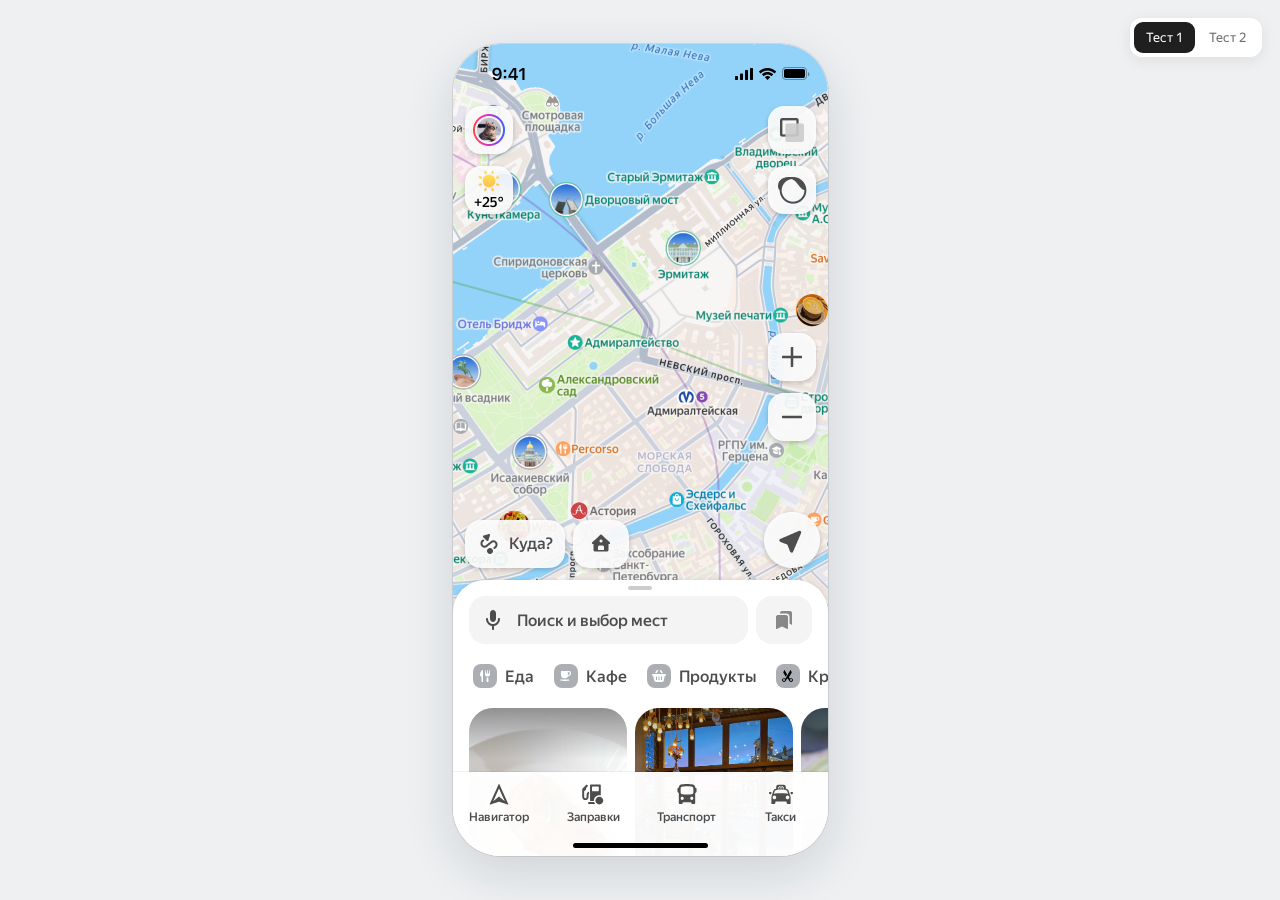
<file: index.html>
<!doctype html>
<html lang="ru">
<head>
  <meta charset="UTF-8">
  <meta name="viewport" content="width=device-width, initial-scale=1, viewport-fit=cover">
  <meta name="theme-color" content="#ffffff">
  <title>Яндекс Карты — Тест 1</title>
  <link rel="preload" href="public/assets/figma/ys-text-regular.woff2" as="font" type="font/woff2" crossorigin>
  <link rel="preload" href="public/assets/figma/ys-text-medium.woff2" as="font" type="font/woff2" crossorigin>
  <link rel="stylesheet" href="styles.css?v=search-layer-1">
</head>
<body>
  <main class="prototype-shell">
    <nav class="test-switcher" aria-label="Переключение прототипов">
      <button id="reset-test" data-test="1" class="test-switcher__item is-active" type="button" aria-current="page">Тест 1</button>
      <button data-test="2" class="test-switcher__item" type="button">Тест 2</button>
    </nav>
    <div class="device-area">
      <section class="phone" data-test="1" aria-label="Прототип ленты рекомендаций">
        <section id="map-screen" class="screen screen--map" aria-label="Главный экран карты">
          <img src="public/assets/map-screen.png" alt="Карта центра Санкт-Петербурга" class="map-image">
          <div class="map-search google-only" data-figma-node="6123:14084">
            <button class="map-search-profile" type="button" aria-label="Профиль"><img src="public/assets/figma/bb84c.svg" alt=""><img class="map-search-avatar" src="public/assets/figma/f3ac9.png" alt=""></button>
            <div class="map-search-input"><button id="google-map-search" type="button" aria-label="Поиск мест и адресов">Поиск мест и адресов</button><button id="map-search-voice" type="button" aria-label="Голосовой поиск"><img src="public/assets/figma/cd073.svg" alt=""></button></div>
            <button id="map-search-saved" class="map-search-bookmarks" type="button" aria-label="Сохранённые места" aria-pressed="false"><img src="public/assets/figma/3a8f8.svg" alt=""></button>
          </div>
          <div class="home-sheet" data-figma-node="6007:15679">
            <button class="drag-control" id="open-feed" type="button" aria-label="Открыть рекомендации"><img src="public/assets/figma/52b90.svg" alt=""></button>
            <div class="google-header google-only" data-figma-node="6028:28121"><button class="google-heading" data-google-open type="button">Местный вайб</button><div class="google-weather" aria-label="Солнечно, плюс 25 градусов"><img src="public/assets/figma/97b58.svg" alt=""><span>+25°</span></div></div>
            <div class="search-row">
              <button class="search-field search-field--button" data-open-feed type="button"><img class="icon" src="public/assets/figma/24eeb.svg" alt=""><span>Поиск и выбор мест</span></button>
              <button class="bookmarks-button" data-open-saved type="button" aria-label="Закладки"><img class="icon" src="public/assets/figma/b0968.svg" alt=""></button>
            </div>
            <div class="home-suggest" aria-label="Быстрые категории">
              <button data-home-category="food"><span class="suggest-icon"><img src="public/assets/figma/rubric-food-symbol.svg" alt=""></span>Еда</button>
              <button data-home-category="coffee"><span class="suggest-icon"><img src="public/assets/figma/rubric-coffee-symbol.svg" alt=""></span>Кафе</button>
              <button data-home-unavailable><span class="suggest-icon"><img src="public/assets/figma/rubric-groceries-symbol.svg" alt=""></span>Продукты</button>
              <button data-home-unavailable><span class="suggest-icon"><img src="public/assets/figma/rubric-beauty-symbol.svg" alt=""></span>Красота</button>
            </div>
            <div id="home-preview" class="home-preview"></div>
            <div id="google-home-preview" class="google-carousel google-only" aria-label="Местный вайб"></div>
          </div>
          <nav class="tabbar" aria-label="Разделы карты" data-figma-node="6007:16099">
            <button data-map-action><img class="icon" src="public/assets/figma/318f4.svg" alt="">Навигатор</button>
            <button data-map-action><img class="icon" src="public/assets/figma/d0802.svg" alt="">Заправки</button>
            <button data-map-action><img class="icon" src="public/assets/figma/b46d8.svg" alt="">Транспорт</button>
            <button data-map-action><img class="icon" src="public/assets/figma/12707.svg" alt="">Такси</button>
            <div class="home-indicator"></div>
          </nav>
        </section>
        <section id="feed-screen" class="screen screen--feed is-hidden" aria-label="Лента рекомендаций" aria-hidden="true">
          <img class="feed-map" src="public/assets/figma/a2a85.png" alt="">
          <div class="map-dim"></div>
          <div class="status-bar status-bar--light" aria-hidden="true"><span>9:41</span><img src="public/assets/figma/610a3.svg" alt=""></div>
          <div class="city-label"><img src="public/assets/figma/ff0bd.svg" alt="">Санкт-Петербург</div>
          <div class="feed-sheet" data-figma-node="6007:17533">
            <header class="feed-header" data-figma-node="6049:33191">
              <button id="collapse-feed" class="drag-control" type="button" aria-label="Свернуть ленту"><img src="public/assets/figma/52b90.svg" alt=""></button>
              <div class="google-header google-only" data-figma-node="6028:28121"><h1 class="google-heading">Местный вайб</h1><div class="google-weather" aria-label="Солнечно, плюс 25 градусов"><img src="public/assets/figma/97b58.svg" alt=""><span>+25°</span></div></div>
              <div class="search-row">
                <label class="search-field"><img class="icon" src="public/assets/figma/24eeb.svg" alt=""><input id="search" type="search" placeholder="Поиск и выбор мест" aria-label="Поиск мест" autocomplete="off"></label>
                <button class="bookmarks-button" id="toggle-saved" type="button" aria-label="Показать сохранённые места" aria-pressed="false"><img class="icon" src="public/assets/figma/b0968.svg" alt=""></button>
              </div>
              <div class="intents-wrap"><div class="intents" id="intents" role="tablist" aria-label="Категории рекомендаций"></div></div>
            </header>
            <div class="feed-scroll" id="feed-scroll" tabindex="0" aria-label="Места в выбранной категории"><div id="tile-grid" class="tile-grid" aria-live="polite"></div><div id="google-feed" class="google-only"></div></div>
          </div>
          <div class="map-action"><button id="back-to-map" type="button"><img class="icon" src="public/assets/figma/7ac51.svg" alt="">На карте</button></div>
        </section>
        <section id="discovery-screen" class="screen screen--discovery is-hidden" aria-label="Места на карте" aria-hidden="true">
          <img class="discovery-map" src="public/assets/discovery-all.png" alt="Карта с рекомендациями">
          <div class="status-bar" aria-hidden="true"><span>9:41</span><img src="public/assets/figma/fc574.svg" alt=""></div>
          <section class="discovery-sheet" aria-label="Лента мест на карте">
            <header class="discovery-header">
              <button id="discovery-drag" class="drag-control" type="button" aria-label="Развернуть ленту на карте" aria-expanded="false"><img src="public/assets/figma/7e62e.svg" alt=""></button>
              <h1><button id="discovery-title" type="button">Рекомендации для вас</button></h1>
              <button id="discovery-search-toggle" class="discovery-action" type="button" aria-label="Поиск в категории" aria-expanded="false"><img src="public/assets/figma/d4366.svg" alt=""></button>
              <button id="discovery-close" class="discovery-action" type="button" aria-label="Закрыть дискавери-режим"><img src="public/assets/figma/bcefa.svg" alt=""></button>
            </header>
            <label class="discovery-search" hidden><input type="search" placeholder="Поиск мест" aria-label="Поиск мест на карте"></label>
            <div class="discovery-scroll" tabindex="0" aria-label="Места категории"><div id="discovery-grid" class="tile-grid" aria-live="polite"></div></div>
          </section>
        </section>
        <section id="search-screen" class="screen screen--search is-hidden" aria-label="Поиск мест и адресов" aria-hidden="true" data-figma-node="6132:16497">
          <div class="null-search-overlay"></div>
          <div class="null-search-status" aria-hidden="true"><span>9:41</span><img src="public/assets/figma/eba05.svg" alt=""></div>
          <div class="null-search-sheet">
            <header class="null-search-header">
              <button class="null-search-grabber" id="search-dragger" type="button" aria-label="Свернуть поиск"><img src="public/assets/figma/8ccfd.svg" alt="" draggable="false"></button>
              <img class="null-search-icon" src="public/assets/figma/26127.svg" alt="">
              <div class="null-search-field"><span>Поиск мест и адресов</span><button data-search-unavailable type="button" aria-label="Голосовой поиск"><img src="public/assets/figma/f6eec.svg" alt=""></button></div>
              <button id="close-search" type="button" aria-label="Закрыть поиск"><img src="public/assets/figma/7766e.svg" alt=""></button>
            </header>
            <div class="null-search-tabs" role="tablist" aria-label="Разделы поиска"><button type="button" role="tab" aria-selected="true" data-search-tab="categories">Категории</button><button type="button" role="tab" aria-selected="false" data-search-tab="history">История</button></div>
            <div class="null-search-scroll"><div id="null-search-categories" role="tabpanel" aria-label="Категории"></div><div id="null-search-history" role="tabpanel" aria-label="История" hidden><p>История поиска пуста</p></div></div>
          </div>
        </section>
        <section id="place-screen" class="screen screen--place is-hidden" aria-label="Карточка места" aria-hidden="true"></section>
        <div id="toast" class="toast" role="status" hidden></div>
      </section>
    </div>
  </main>
  <script type="module" src="app.js?v=search-layer-1"></script>
</body>
</html>
</file>
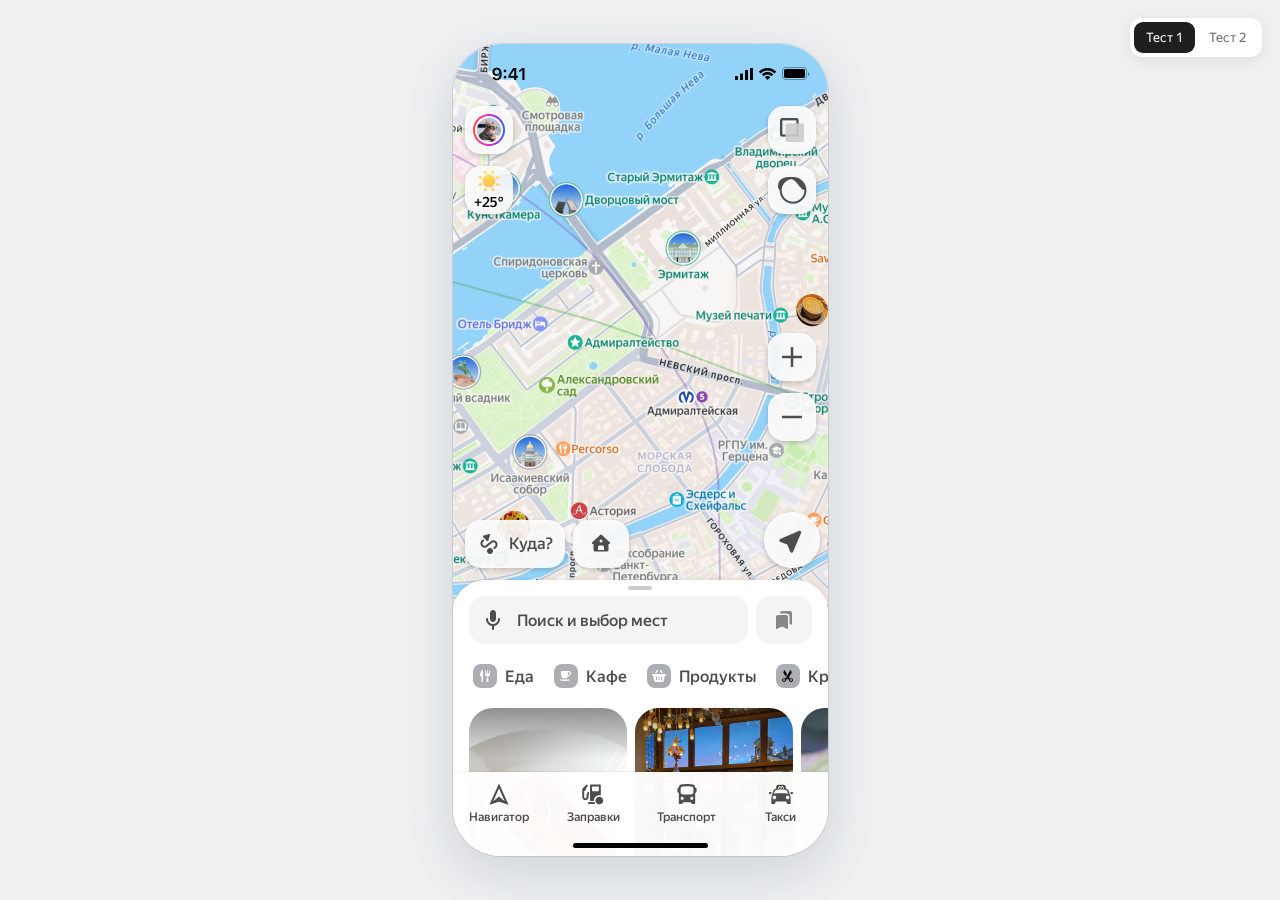
<file: ux-prototype/index.html>
<!doctype html>
<html lang="ru">
<head>
  <meta charset="UTF-8">
  <meta name="viewport" content="width=device-width, initial-scale=1, viewport-fit=cover">
  <meta name="theme-color" content="#ffffff">
  <title>Яндекс Карты — Тест 1</title>
  <link rel="preload" href="public/assets/figma/ys-text-regular.woff2" as="font" type="font/woff2" crossorigin>
  <link rel="preload" href="public/assets/figma/ys-text-medium.woff2" as="font" type="font/woff2" crossorigin>
  <link rel="stylesheet" href="styles.css?v=discovery-motion-1">
</head>
<body>
  <main class="prototype-shell">
    <nav class="test-switcher" aria-label="Переключение прототипов">
      <button id="reset-test" data-test="1" class="test-switcher__item is-active" type="button" aria-current="page">Тест 1</button>
      <button data-test="2" class="test-switcher__item" type="button">Тест 2</button>
    </nav>
    <div class="device-area">
      <section class="phone" data-test="1" aria-label="Прототип ленты рекомендаций">
        <section id="map-screen" class="screen screen--map" aria-label="Главный экран карты">
          <img src="public/assets/map-screen.png" alt="Карта центра Санкт-Петербурга" class="map-image">
          <div class="home-sheet" data-figma-node="6007:15679">
            <button class="drag-control" id="open-feed" type="button" aria-label="Открыть рекомендации"><img src="public/assets/figma/52b90.svg" alt=""></button>
            <div class="google-header google-only" data-figma-node="6028:28121"><button class="google-heading" data-google-open type="button">Местный вайб</button><div class="google-weather" aria-label="Солнечно, плюс 25 градусов"><img src="public/assets/figma/97b58.svg" alt=""><span>+25°</span></div></div>
            <div class="search-row">
              <button class="search-field search-field--button" data-open-feed type="button"><img class="icon" src="public/assets/figma/24eeb.svg" alt=""><span>Поиск и выбор мест</span></button>
              <button class="bookmarks-button" data-open-saved type="button" aria-label="Закладки"><img class="icon" src="public/assets/figma/b0968.svg" alt=""></button>
            </div>
            <div class="home-suggest" aria-label="Быстрые категории">
              <button data-home-category="food"><span class="suggest-icon"><img src="public/assets/figma/rubric-food-symbol.svg" alt=""></span>Еда</button>
              <button data-home-category="coffee"><span class="suggest-icon"><img src="public/assets/figma/rubric-coffee-symbol.svg" alt=""></span>Кафе</button>
              <button data-home-unavailable><span class="suggest-icon"><img src="public/assets/figma/rubric-groceries-symbol.svg" alt=""></span>Продукты</button>
              <button data-home-unavailable><span class="suggest-icon"><img src="public/assets/figma/rubric-beauty-symbol.svg" alt=""></span>Красота</button>
            </div>
            <div id="home-preview" class="home-preview"></div>
            <div id="google-home-preview" class="google-carousel google-only" aria-label="Местный вайб"></div>
          </div>
          <nav class="tabbar" aria-label="Разделы карты" data-figma-node="6007:16099">
            <button data-map-action><img class="icon" src="public/assets/figma/318f4.svg" alt="">Навигатор</button>
            <button data-map-action><img class="icon" src="public/assets/figma/d0802.svg" alt="">Заправки</button>
            <button data-map-action><img class="icon" src="public/assets/figma/b46d8.svg" alt="">Транспорт</button>
            <button data-map-action><img class="icon" src="public/assets/figma/12707.svg" alt="">Такси</button>
            <div class="home-indicator"></div>
          </nav>
        </section>
        <section id="feed-screen" class="screen screen--feed is-hidden" aria-label="Лента рекомендаций" aria-hidden="true">
          <img class="feed-map" src="public/assets/figma/a2a85.png" alt="">
          <div class="map-dim"></div>
          <div class="status-bar status-bar--light" aria-hidden="true"><span>9:41</span><img src="public/assets/figma/610a3.svg" alt=""></div>
          <div class="city-label"><img src="public/assets/figma/ff0bd.svg" alt="">Санкт-Петербург</div>
          <div class="feed-sheet" data-figma-node="6007:17533">
            <header class="feed-header" data-figma-node="6049:33191">
              <button id="collapse-feed" class="drag-control" type="button" aria-label="Свернуть ленту"><img src="public/assets/figma/52b90.svg" alt=""></button>
              <div class="google-header google-only" data-figma-node="6028:28121"><h1 class="google-heading">Местный вайб</h1><div class="google-weather" aria-label="Солнечно, плюс 25 градусов"><img src="public/assets/figma/97b58.svg" alt=""><span>+25°</span></div></div>
              <div class="search-row">
                <label class="search-field"><img class="icon" src="public/assets/figma/24eeb.svg" alt=""><input id="search" type="search" placeholder="Поиск и выбор мест" aria-label="Поиск мест" autocomplete="off"></label>
                <button class="bookmarks-button" id="toggle-saved" type="button" aria-label="Показать сохранённые места" aria-pressed="false"><img class="icon" src="public/assets/figma/b0968.svg" alt=""></button>
              </div>
              <div class="intents-wrap"><div class="intents" id="intents" role="tablist" aria-label="Категории рекомендаций"></div></div>
            </header>
            <div class="feed-scroll" id="feed-scroll" tabindex="0" aria-label="Места в выбранной категории"><div id="tile-grid" class="tile-grid" aria-live="polite"></div><div id="google-feed" class="google-only"></div></div>
          </div>
          <div class="map-action"><button id="back-to-map" type="button"><img class="icon" src="public/assets/figma/7ac51.svg" alt="">На карте</button></div>
        </section>
        <section id="discovery-screen" class="screen screen--discovery is-hidden" aria-label="Места на карте" aria-hidden="true">
          <img class="discovery-map" src="public/assets/discovery-all.png" alt="Карта с рекомендациями">
          <div class="status-bar" aria-hidden="true"><span>9:41</span><img src="public/assets/figma/fc574.svg" alt=""></div>
          <section class="discovery-sheet" aria-label="Лента мест на карте">
            <header class="discovery-header">
              <button id="discovery-drag" class="drag-control" type="button" aria-label="Развернуть ленту на карте" aria-expanded="false"><img src="public/assets/figma/7e62e.svg" alt=""></button>
              <h1><button id="discovery-title" type="button">Рекомендации для вас</button></h1>
              <button id="discovery-search-toggle" class="discovery-action" type="button" aria-label="Поиск в категории" aria-expanded="false"><img src="public/assets/figma/d4366.svg" alt=""></button>
              <button id="discovery-close" class="discovery-action" type="button" aria-label="Закрыть дискавери-режим"><img src="public/assets/figma/bcefa.svg" alt=""></button>
            </header>
            <label class="discovery-search" hidden><input type="search" placeholder="Поиск мест" aria-label="Поиск мест на карте"></label>
            <div class="discovery-scroll" tabindex="0" aria-label="Места категории"><div id="discovery-grid" class="tile-grid" aria-live="polite"></div></div>
          </section>
        </section>
        <section id="place-screen" class="screen screen--place is-hidden" aria-label="Карточка места" aria-hidden="true"></section>
        <div id="toast" class="toast" role="status" hidden></div>
      </section>
    </div>
  </main>
  <script type="module" src="app.js?v=fun-section-1"></script>
</body>
</html>
</file>
<file: styles.css>
@font-face { font-family: 'YS Text'; src: url('public/assets/figma/ys-text-regular.woff2') format('woff2'); font-weight: 400; font-display: swap; }
@font-face { font-family: 'YS Text'; src: url('public/assets/figma/ys-text-medium.woff2') format('woff2'); font-weight: 500 600; font-display: swap; }
@font-face { font-family: 'YS Text'; src: url('public/assets/figma/ys-text-bold.woff2') format('woff2'); font-weight: 700; font-display: swap; }
:root { color-scheme: light; font-family: 'YS Text', Arial, sans-serif; color: #000; background: #eef0f2; --secondary: #878787; --action: #196dff; --device-scale: 1; }
* { box-sizing: border-box; }
body { margin: 0; min-width: 320px; }
button, input { font: inherit; }
button { border: 0; padding: 0; color: inherit; background: none; cursor: pointer; -webkit-tap-highlight-color: transparent; }
button:disabled { cursor: default; }
button:focus-visible, input:focus-visible, [tabindex]:focus-visible { outline: 2px solid var(--action); outline-offset: 2px; }
img { display: block; }
p, h1, h2 { margin: 0; }
.icon { width: 24px; height: 24px; flex: 0 0 24px; object-fit: contain; }
.icon--16 { width: 16px; height: 16px; flex-basis: 16px; }
.prototype-shell { min-height: 100dvh; display: grid; place-items: center; padding: 24px; background: #eef0f2; }
.device-area { position: relative; width: calc(375px * var(--device-scale)); height: calc(812px * var(--device-scale)); }
.phone { position: absolute; inset: 0 auto auto 0; width: 375px; height: 812px; overflow: hidden; border-radius: 48px; background: #fff; transform: scale(var(--device-scale)); transform-origin: top left; box-shadow: 0 16px 50px #18233124, 0 0 0 1px #00000018; }
.screen { position: absolute; inset: 0; width: 100%; height: 100%; isolation: isolate; }
.is-hidden { display: none !important; }
.test-switcher { position: fixed; z-index: 10; top: 18px; right: 18px; display: flex; gap: 2px; padding: 4px; border-radius: 12px; background: #fff; box-shadow: 0 3px 15px #00000014; }
.test-switcher__item { border-radius: 9px; padding: 8px 12px; font-size: 13px; color: #6d6d6d; }
.test-switcher__item.is-active { background: #1f1f1f; color: #fff; }
.test-switcher__item:disabled { opacity: .4; }
.google-only { display: none; }
.phone[data-test='2'] .google-only { display: block; }
.phone[data-test='2'] .map-search { position: absolute; z-index: 3; top: 62px; left: 12px; right: 12px; height: 56px; display: flex; align-items: center; padding: 4px 0; border-radius: 16px; background: #fff; box-shadow: 0 2px 8px #1f1f1f33, 0 0 2px #1f1f1f33; }
.map-search-profile, .map-search-bookmarks { width: 48px; height: 48px; flex: 0 0 48px; display: flex; align-items: center; justify-content: center; position: relative; }
.map-search-profile > img:first-child { width: 32px; height: 32px; }
.map-search-avatar { position: absolute; width: 24px; height: 24px; border-radius: 50%; object-fit: cover; }
.map-search-bookmarks img, #map-search-voice img { width: 24px; height: 24px; }
.map-search-input { min-width: 0; flex: 1; height: 48px; padding: 0 12px; display: flex; align-items: center; gap: 12px; border-radius: 12px; background: #f4f4f4; }
#google-map-search { flex: 1; min-width: 0; height: 48px; font-size: 16px; font-weight: 500; line-height: 20px; color: #878787; white-space: nowrap; text-align: left; overflow: hidden; text-overflow: ellipsis; }
#map-search-voice { flex: 0 0 24px; }
.screen--search { background: url('public/assets/figma/b361d.png') left top / 16px 16px; display: flex; flex-direction: column; }
.null-search-overlay { position: absolute; inset: 0; background: #000; opacity: .3; pointer-events: none; }
.null-search-status { height: 50px; flex: 0 0 50px; position: relative; }
.null-search-status span { position: absolute; left: 29px; top: 19px; font-family: Arial, sans-serif; font-weight: 600; font-size: 17px; line-height: 22px; letter-spacing: -.408px; width: 54px; text-align: center; }
.null-search-status img { position: absolute; top: 23px; right: 18px; width: 74.4px; height: 13px; }
.null-search-sheet { position: relative; flex: 1; min-height: 0; background: #fff; border-radius: 20px 20px 0 0; display: flex; flex-direction: column; }
.null-search-header { height: 72px; flex: 0 0 72px; display: flex; align-items: center; padding: 16px 0 8px; position: relative; }
.null-search-grabber { position: absolute; z-index: 2; top: 0; left: 0; width: 100%; height: 16px; display: flex; justify-content: center; touch-action: none; cursor: grab; }
.null-search-grabber img { width: 24px; height: 16px; pointer-events: none; }
.null-search-grabber:active { cursor: grabbing; }
.null-search-icon { width: 24px; height: 24px; margin: 0 16px; }
.null-search-field { flex: 1; min-width: 0; height: 48px; background: #f4f4f4; border-radius: 16px; padding: 12px; display: flex; align-items: center; gap: 16px; }
.null-search-field span { min-width: 0; flex: 1; font-size: 16px; font-weight: 500; color: #878787; line-height: 20px; white-space: nowrap; overflow: hidden; text-overflow: ellipsis; }
.null-search-field span { position: relative; padding-left: 3px; }
.null-search-field span::before { content: ''; position: absolute; left: 0; top: 0; width: 2px; height: 20px; border-radius: 1px; background: #007aff; opacity: 0; }
.null-search-sheet.is-ready .null-search-field span::before { opacity: 1; animation: search-caret-blink 1s step-end infinite; }
@keyframes search-caret-blink { 0%, 100% { opacity: 1; } 50% { opacity: 0; } }
@media (prefers-reduced-motion: reduce) { .null-search-sheet.is-ready .null-search-field span::before { animation: none; } }
.null-search-field button, .null-search-field img { width: 24px; height: 24px; flex: 0 0 24px; }
#close-search { height: 48px; width: 56px; flex: 0 0 56px; display: grid; place-items: center; }
#close-search img { width: 24px; height: 24px; }
.null-search-tabs { margin: 10px 16px; padding: 2px; display: flex; background: #f4f4f4; border-radius: 12px; flex: 0 0 48px; }
.null-search-tabs button { flex: 1; padding: 12px 8px; border-radius: 10px; font-size: 16px; font-weight: 500; line-height: 20px; color: #4d4d4d; }
.null-search-tabs button[aria-selected='true'] { background: #fff; box-shadow: 0 3px 4px #00000029; }
.null-search-scroll { margin-top: 16px; overflow-y: auto; flex: 1; min-height: 0; scrollbar-width: none; }
#null-search-categories { padding: 6px 4px; display: grid; grid-template-columns: repeat(4,minmax(0,1fr)); gap: 24px 0; }
#null-search-categories[hidden], #null-search-history[hidden] { display: none; }
.null-search-category { display: flex; flex-direction: column; align-items: center; gap: 8px; padding-bottom: 6px; min-width: 0; position: relative; color: #4d4d4d; }
.null-search-circle { width: 60px; height: 60px; background: #f6f6f6; border-radius: 50%; overflow: hidden; display: grid; place-items: center; }
.null-search-circle img { width: 24px; height: 24px; }
.null-search-label { width: 100%; height: 32px; font-size: 14px; font-weight: 500; line-height: 16px; }
.null-search-category.is-ad { padding-bottom: 0; }
.null-search-category.is-ad .null-search-circle img { width: 60px; height: 60px; object-fit: cover; }
.null-search-category.is-ad .null-search-label { line-height: 17px; }
.null-search-category small { position: absolute; top: 104px; font-size: 12px; color: #ccc; }
#null-search-history p { padding: 24px 16px; font-size: 16px; color: #878787; text-align: center; }
.phone[data-test='2'] .home-sheet > .search-row,
.phone[data-test='2'] .home-suggest,
.phone[data-test='2'] #home-preview,
.phone[data-test='2'] .feed-header > .search-row,
.phone[data-test='2'] .intents-wrap,
.phone[data-test='2'] #tile-grid { display: none; }
.phone[data-test='2'] .feed-header { height: 68px; flex-basis: 68px; }
.phone[data-test='2'] .feed-scroll { padding: 0 0 24px; }
.phone[data-test='2'] .map-action { display: none; }
.phone[data-test='2'] .drag-control { height: 16px; top: 0; }
.phone[data-test='2'] .drag-control img { display: none; }
.phone[data-test='2'] .drag-control::after { content: ''; position: absolute; top: 4px; width: 32px; height: 4px; border-radius: 100px; background: #ccc; pointer-events: none; }
.google-header { height: 68px; padding: 16px 16px 12px; background: #fff; }
.phone[data-test='2'] .google-header { display: flex; align-items: center; gap: 8px; }
.google-heading { flex: 1; min-width: 0; text-align: left; font-size: 24px; font-weight: 500; line-height: 28px; letter-spacing: .24px; }
.google-weather { width: 40px; height: 40px; flex: 0 0 40px; border-radius: 12px; padding: 4px 6px; background: #f4f4f4; display: flex; flex-direction: column; align-items: center; justify-content: center; font-size: 12px; font-weight: 500; line-height: 16px; }
.google-weather img { width: 12.67px; height: 12.67px; margin: 1.665px; }
.google-section { padding-bottom: 8px; }
.google-section-heading { height: 64px; display: flex; align-items: center; padding: 20px 16px 20px 20px; font-size: 20px; line-height: 24px; font-weight: 500; letter-spacing: .2px; }
.google-carousel, .phone[data-test='2'] .google-carousel { display: flex; gap: 8px; padding: 0 16px; overflow-x: auto; overflow-y: hidden; scrollbar-width: none; overscroll-behavior-x: contain; scroll-snap-type: x proximity; scroll-padding-left: 16px; }
.phone[data-test='1'] #google-home-preview { display: none; }
.google-carousel.is-dragging { scroll-snap-type: none; cursor: grabbing; }
.google-carousel.is-dragging * { cursor: grabbing; }
.google-tile { position: relative; display: flex; flex-direction: column; gap: 12px; width: 245px; height: 427px; flex: 0 0 245px; padding-bottom: 16px; border-radius: 20px; background: #f4f4f4; overflow: hidden; scroll-snap-align: start; }
.google-tile--l { width: 290px; flex-basis: 290px; height: 422px; }
.google-tile-link { position: absolute; inset: 0; z-index: 1; border-radius: 20px; user-select: none; }
.google-tile-link:active { background: #00000004; }
.google-picture { flex: 0 0 244px; height: 244px; width: 100%; border-radius: 20px; overflow: hidden; background: #e5e5e5; }
.google-picture img { width: 100%; height: 100%; object-fit: cover; pointer-events: none; user-select: none; }
.google-contents { flex: 1; min-height: 0; display: flex; flex-direction: column; gap: 6px; padding: 0 12px; }
.google-contents h2 { font-size: 16px; line-height: 18px; font-weight: 500; letter-spacing: .16px; white-space: nowrap; overflow: hidden; text-overflow: ellipsis; }
.google-meta { display: flex; align-items: center; gap: 4px; flex: 0 0 14px; min-width: 0; font-size: 12px; line-height: 14px; font-weight: 500; color: #878787; white-space: nowrap; overflow: hidden; }
.google-rating { display: flex; align-items: center; gap: 2px; color: #000; }
.google-rating img { width: 12px; height: 12px; }
.google-category { overflow: hidden; text-overflow: ellipsis; }
.google-hours .is-open { color: #3bb300; }
.google-hours .is-closed { color: #f43; }
.google-description { width: 202px; max-width: 100%; min-height: 0; flex: 1; font-size: 14px; line-height: 16px; overflow: hidden; display: -webkit-box; -webkit-line-clamp: 5; -webkit-box-orient: vertical; }
.google-section-action { padding: 20px 16px 0; }
.google-section-action button { width: 100%; height: 40px; padding: 12px; background: #f6f6f6; border-radius: 32px; font-size: 14px; font-weight: 500; line-height: 16px; color: #4d4d4d; }
.google-section.is-expanded .google-carousel { display: grid; grid-template-columns: 1fr; justify-items: center; gap: 16px; overflow: visible; }
.map-image { width: 100%; height: 100%; object-fit: cover; }
.screen--discovery { background: #f4f4f4; overflow: hidden; }
.discovery-map { width: 100%; height: 100%; object-fit: fill; }
.discovery-sheet { position: absolute; z-index: 2; top: 74px; height: calc(100% - 74px); left: 0; right: 0; display: flex; flex-direction: column; background: #fff; border-radius: 24px 24px 0 0; box-shadow: 0 0 4px #0000001a; overflow: hidden; transform: translateY(calc(100% - 120px)); transition: transform 560ms cubic-bezier(.25,.8,.25,1); will-change: transform; }
.discovery-sheet.is-expanded { transform: translateY(0); }
.discovery-sheet.is-dragging { transition: none; }
.discovery-header { position: relative; display: flex; align-items: center; gap: 8px; padding: 16px; flex: 0 0 72px; }
.discovery-header h1 { flex: 1; min-width: 0; margin-right: 4px; font-size: 20px; font-weight: 700; line-height: 24px; }
#discovery-title { text-align: left; width: 100%; }
.discovery-action { width: 40px; height: 40px; flex: 0 0 40px; border-radius: 100px; background: #f6f6f6; display: grid; place-items: center; }
.phone[data-test='2'] #discovery-drag img { display: block; }
.phone[data-test='2'] #discovery-drag::after { display: none; }
.discovery-scroll { flex: 1; min-height: 0; overflow-y: auto; overscroll-behavior: contain; scrollbar-width: none; padding: 0 16px 24px; }
.phone[data-test='2'] #discovery-grid { grid-template-columns: minmax(0,1fr); gap: 16px; }
.phone[data-test='2'] #discovery-grid .google-tile { width: 100%; height: auto; min-height: 0; }
.phone[data-test='2'] #discovery-grid .google-contents { flex: 0 0 auto; }
.phone[data-test='2'] #discovery-grid .google-description { width: 100%; flex: 0 0 auto; display: block; overflow: visible; -webkit-line-clamp: unset; }
.discovery-search { padding: 0 16px 12px; }
.discovery-search input { width: 100%; padding: 12px; border: 0; border-radius: 12px; background: #f4f4f4; font-size: 16px; }
@media (prefers-reduced-motion: reduce) { .discovery-sheet { transition: none; } }
.home-sheet { position: absolute; top: calc(100% - 276px); left: 0; right: 0; height: 450px; border-radius: 32px 32px 0 0; background: #fff; box-shadow: 0 0 4px #0000001a; overflow: hidden; }
.drag-control { position: absolute; z-index: 3; top: 0; left: calc(50% - 22px); width: 44px; height: 16px; display: grid; place-items: center; touch-action: none; }
.drag-control { user-select: none; cursor: grab; }
.drag-control:active { cursor: grabbing; }
.drag-control img { width: 24px; height: 16px; pointer-events: none; user-select: none; -webkit-user-drag: none; }
.search-row { display: flex; gap: 8px; padding: 16px 16px 0; height: 64px; flex: 0 0 64px; }
.search-field { min-width: 0; flex: 1; display: flex; align-items: center; gap: 12px; height: 48px; padding: 0 12px; background: #f4f4f4; border-radius: 16px; color: #4d4d4d; }
.search-field--button { text-align: left; white-space: nowrap; font-size: 16px; font-weight: 500; }
.search-field input { border: 0; background: none; outline: 0; width: 100%; min-width: 0; padding: 0; color: #4d4d4d; font-size: 16px; font-weight: 500; line-height: 20px; }
.search-field input::placeholder { color: #4d4d4d; opacity: 1; }
.search-field input::-webkit-search-cancel-button { cursor: pointer; }
.bookmarks-button { display: grid; place-items: center; height: 48px; width: 56px; flex: 0 0 56px; border-radius: 16px; background: #f4f4f4; }
.bookmarks-button[aria-pressed='true'] { background: #fff0b4; }
.home-suggest { display: flex; gap: 0; padding: 12px; height: 64px; overflow-x: auto; scrollbar-width: none; }
.home-suggest button { height: 40px; padding: 8px 12px 8px 8px; display: flex; gap: 8px; align-items: center; white-space: nowrap; font-weight: 500; font-size: 16px; color: #4d4d4d; }
.suggest-icon { width: 24px; height: 24px; flex: 0 0 24px; display: grid; place-items: center; border-radius: 8px; background: #abaeb2; }
.suggest-icon img { max-width: 14px; max-height: 14px; }
.home-preview { display: flex; overflow: hidden; gap: 8px; padding: 0 16px; }
.home-preview .place-tile { width: 158px; flex: 0 0 158px; }
.tabbar { position: absolute; bottom: 0; left: 0; right: 0; height: 84px; background: #fffffff7; display: flex; justify-content: space-around; padding-top: 10px; box-shadow: 0 -1px 0 #0000000d; }
.tabbar button { display: flex; flex-direction: column; gap: 4px; align-items: center; height: 48px; width: 25%; color: #4d4d4d; font-size: 12px; font-weight: 500; }
.home-indicator { position: absolute; height: 5px; width: 135px; left: calc(50% - 67.5px); bottom: 8px; background: #000; border-radius: 100px; }
.feed-map { position: absolute; inset: 0; width: 100%; height: 100%; object-fit: cover; }
.map-dim { position: absolute; top: 0; left: 0; right: 0; height: 124px; background: #0006; }
.status-bar { position: absolute; z-index: 1; top: 0; left: 0; right: 0; height: 50px; font: 600 17px/22px -apple-system, BlinkMacSystemFont, sans-serif; letter-spacing: -.4px; pointer-events: none; }
.status-bar span { position: absolute; top: 19px; left: 29px; width: 54px; text-align: center; }
.status-bar img { position: absolute; top: 23px; right: 18.6px; width: 74.4px; height: 13px; }
.status-bar--light { color: #fff; }
.city-label { position: absolute; top: 50px; left: 0; right: 0; height: 24px; display: flex; justify-content: center; align-items: flex-start; gap: 4px; color: #fff; font-size: 14px; font-weight: 500; line-height: 16px; }
.city-label img { width: 16px; height: 16px; }
.feed-sheet { position: absolute; inset: 74px 0 0; display: flex; flex-direction: column; border-radius: 32px 32px 0 0; background: #fff; overflow: hidden; }
.feed-header { position: relative; z-index: 2; flex: 0 0 128px; height: 128px; background: #fff; }
.feed-header.is-scrolling { box-shadow: 0 1px 0 #ebebeb; }
.intents-wrap { position: relative; }
.intents-wrap::after { content: ''; position: absolute; top: 0; right: 0; width: 24px; height: 64px; background: linear-gradient(90deg, #fff0, #fff); pointer-events: none; }
.intents { display: flex; align-items: center; gap: 4px; height: 64px; padding: 12px 16px; overflow-x: auto; overflow-y: hidden; scrollbar-width: none; overscroll-behavior-x: contain; }
.intents::after { content: ''; flex: 0 0 calc(50% - 50px); height: 1px; }
.intent { display: flex; align-items: center; gap: 6px; height: 40px; flex: 0 0 auto; padding: 8px 12px 8px 8px; border-radius: 12px; color: #878787; font-size: 14px; line-height: 16px; font-weight: 500; white-space: nowrap; }
.intent.is-active { color: #000; }
.intent-emoji { font-family: 'Apple Color Emoji', 'Segoe UI Emoji', sans-serif; font-size: 22px; line-height: 24px; width: 24px; text-align: center; }
.feed-scroll { flex: 1 1 auto; min-height: 0; overflow-y: auto; overflow-x: hidden; overscroll-behavior: contain; scrollbar-width: none; padding: 0 16px 112px; }
.tile-grid { display: grid; grid-template-columns: repeat(2, minmax(0,1fr)); gap: 16px 8px; align-content: start; }
.place-tile { position: relative; min-width: 0; display: flex; flex-direction: column; gap: 8px; }
.tile-link { position: absolute; inset: 0; z-index: 1; border-radius: 24px; touch-action: pan-y; user-select: none; }
.tile-link:active { background: #00000006; }
.tile-visual { position: relative; width: 100%; aspect-ratio: 3/4; border-radius: 24px; overflow: hidden; background: #f4f4f4; }
.tile-visual::after { content: ''; position: absolute; inset: 0; background: linear-gradient(180deg, #0005 0%, #0000 24%, #0000 71.65%, #0005 100%); pointer-events: none; }
.tile-photo-track { display: flex; width: 100%; height: 100%; transition: transform 280ms cubic-bezier(.22,1,.36,1); will-change: transform; }
.tile-photo-track.is-dragging { transition: none; }
.tile-photo { width: 100%; height: 100%; flex: 0 0 100%; min-width: 0; object-fit: cover; user-select: none; pointer-events: none; }
.tile-rating { position: absolute; z-index: 1; left: 8px; top: 8px; height: 24px; display: flex; align-items: center; gap: 4px; padding: 4px 6px; color: #fff; background: #0006; border-radius: 12px; font-size: 14px; font-weight: 500; line-height: 16px; pointer-events: none; }
.tile-rating img { width: 14px; height: 14px; }
.tile-more { position: absolute; z-index: 1; right: 8px; top: 8px; width: 24px; height: 24px; padding: 4px; pointer-events: none; }
.tile-more img { width: 16px; height: 16px; }
.tile-save { position: absolute; z-index: 2; right: 8px; bottom: 8px; width: 40px; height: 40px; border-radius: 24px; background: #0006; display: grid; place-items: center; }
.tile-stepper { position: absolute; z-index: 1; width: 36px; height: 12px; bottom: 8px; left: 50%; transform: translateX(-50%); display: flex; align-items: center; gap: 4px; padding: 4px; border-radius: 6px; background: #0006; pointer-events: none; }
.tile-stepper i { flex: 0 0 4px; height: 4px; border-radius: 2px; background: #ffffff80; }
.tile-stepper i.is-current { flex-basis: 12px; background: #fff; }
.tile-text { padding: 0 4px; min-width: 0; }
.tile-description { height: 32px; font-size: 14px; line-height: 16px; display: -webkit-box; -webkit-box-orient: vertical; -webkit-line-clamp: 2; overflow: hidden; }
.tile-name { display: block; overflow: hidden; text-overflow: ellipsis; white-space: nowrap; font-size: 16px; line-height: 18px; height: 18px; font-weight: 500; letter-spacing: .16px; margin-top: 2px; }
.tile-location { display: flex; gap: 4px; font-size: 14px; line-height: 16px; margin-top: 4px; height: 16px; color: #878787; white-space: nowrap; }
.tile-location span:first-child { min-width: 0; overflow: hidden; text-overflow: ellipsis; }
.tile-location span:last-child:not(:first-child) { flex: 0 0 auto; }
.empty-state { grid-column: 1/-1; padding: 44px 12px; text-align: center; color: #878787; font-size: 14px; line-height: 20px; }
.map-action { position: absolute; z-index: 4; bottom: 0; left: 0; right: 0; height: 112px; padding: 32px 12px; display: flex; justify-content: center; background: linear-gradient(0deg,#fff,#ffffffd9 25%,#fff0); pointer-events: none; }
.map-action button { height: 48px; display: flex; align-items: center; justify-content: center; gap: 8px; border-radius: 16px; padding: 12px 16px 12px 12px; background: #1a1a1a; color: #fff; font-size: 16px; line-height: 20px; font-weight: 500; pointer-events: auto; }
.screen--place { overflow-y: auto; overflow-x: hidden; scrollbar-width: none; background: #fff; overscroll-behavior: contain; }
.place-gallery { position: relative; height: 240px; background: #ebebeb; }
.place-gallery-main { width: 100%; height: 240px; object-fit: cover; cursor: pointer; }
.place-gallery::after { content: ''; position: absolute; inset: 160px 0 0; background: linear-gradient(#0000,#0005); pointer-events: none; }
.place-logo { position: absolute; left: 16px; bottom: 48px; z-index: 1; width: 72px; height: 72px; object-fit: cover; border-radius: 16px; background: #fff; }
.gallery-counter { position: absolute; bottom: 48px; right: 16px; z-index: 1; display: flex; align-items: center; gap: 4px; font-size: 14px; color: #fff; }
.gallery-progress { position: absolute; bottom: 30px; left: 16px; right: 16px; height: 2px; display: flex; gap: 2px; z-index: 1; }
.gallery-progress i { flex: 1; border-radius: 10px; background: #ffffff80; }
.gallery-progress i.is-current { background: #fff; }
.place-content { position: relative; margin-top: -16px; background: #fff; border-radius: 20px 20px 0 0; padding-bottom: 32px; }
.card-shutter { position: sticky; top: 50px; z-index: 6; padding: 20px 16px 0; height: 44px; background: #fff; border-radius: 20px 20px 0 0; }
.place-status { position: sticky; top: 0; z-index: 5; margin-bottom: -50px; background-image: var(--place-cover); background-size: 100% 240px; background-position: center top; }
.is-header-pinned .place-status::before { content: ''; position: absolute; inset: 0 0 -32px; background: linear-gradient(#0003,#0003), url('public/assets/figma/a2a85.png') center top / cover; }
.is-header-pinned .card-shutter { border-radius: 32px 32px 0 0; }
.screen--place .card-tabs { top: 94px; }
.is-header-pinned .card-tabs { height: 48px; padding: 4px 16px 0; margin-bottom: 8px; }
.screen--place [id^='card-'] { scroll-margin-top: 142px; }
.card-shutter > .shutter-handle { position: absolute; width: 24px; height: 16px; top: 0; left: calc(50% - 12px); }
.place-title-row { display: flex; gap: 16px; align-items: flex-start; }
.place-title { flex: 1; min-width: 0; overflow: hidden; white-space: nowrap; text-overflow: ellipsis; font-size: 20px; line-height: 24px; font-weight: 500; }
.place-title-row button { flex: 0 0 24px; width: 24px; height: 24px; }
.place-kind { font-size: 14px; line-height: 16px; color: #878787; height: 20px; padding: 4px 16px 0; }
.place-rating-row { padding: 8px 16px; height: 32px; display: flex; gap: 12px; align-items: center; font-size: 14px; line-height: 16px; }
.place-rating-row > span { display: inline-flex; align-items: center; gap: 6px; white-space: nowrap; }
.place-rating-row .review-count { color: #878787; }
.place-rating-row b { font-weight: 500; }
.place-summary { padding: 8px 16px; height: 110px; }
.place-summary-body { position: relative; padding: 12px 120px 12px 12px; background: #f6f6f6; border-radius: 12px; height: 94px; }
.place-summary h2 { font-size: 14px; line-height: 16px; font-weight: 500; margin-bottom: 6px; }
.place-summary p { color: #4d4d4d; font-size: 14px; line-height: 16px; height: 48px; display: -webkit-box; -webkit-box-orient: vertical; -webkit-line-clamp: 3; overflow: hidden; }
.summary-image { position: absolute; right: 40px; top: -4px; width: 64px; height: 102px; border-radius: 8px; object-fit: cover; }
.summary-image--back { right: 0; transform: rotate(8deg); opacity: .5; }
.social-row { height: 40px; padding: 8px 16px; display: flex; align-items: center; gap: 8px; font-size: 14px; line-height: 16px; }
.social-row > img { width: 24px; height: 24px; border-radius: 50%; object-fit: cover; }
.hours-distance { display: flex; align-items: center; gap: 8px; height: 32px; padding: 8px 16px; font-size: 14px; line-height: 16px; }
.hours-distance > span:first-child { flex: 1; min-width: 0; font-weight: 500; white-space: nowrap; overflow: hidden; text-overflow: ellipsis; }
.hours-distance .nearby { color: #878787; max-width: 150px; white-space: nowrap; overflow: hidden; text-overflow: ellipsis; }
.card-tabs { position: sticky; top: 0; z-index: 4; height: 56px; display: flex; align-items: center; gap: 24px; padding: 8px 16px; overflow-x: auto; scrollbar-width: none; background: #fff; border-bottom: 1px solid #ebebeb; }
.card-tab { position: relative; height: 40px; flex: 0 0 auto; display: flex; align-items: center; gap: 6px; font-size: 14px; line-height: 16px; font-weight: 500; white-space: nowrap; }
.card-tab.is-active { color: var(--action); }
.card-tab.is-active::after { content: ''; position: absolute; bottom: 0; height: 4px; border-radius: 4px; background: var(--action); left: 0; right: 0; }
.card-tab small { color: #878787; background: #f4f4f4; border-radius: 4px; font-size: 12px; line-height: 16px; padding: 2px 4px; font-weight: 400; }
.reservation { height: 121px; border-bottom: 1px solid #ebebeb; padding-top: 20px; }
.reservation-header { display: flex; align-items: center; justify-content: space-between; padding: 0 16px; font-size: 14px; }
.reservation h2 { font-size: 16px; line-height: 20px; font-weight: 500; }
.reservation-header button { color: var(--action); }
.reservation-times { display: flex; gap: 8px; padding: 20px 16px 16px; overflow-x: auto; scrollbar-width: none; }
.reservation-times button { flex: 0 0 auto; height: 48px; border-radius: 16px; padding: 12px 16px; background: #f2f6ff; color: var(--action); font-size: 16px; line-height: 20px; font-weight: 500; }
.stories { height: 178px; display: flex; gap: 8px; overflow-x: auto; scrollbar-width: none; padding: 20px 16px; border-bottom: 1px solid #ebebeb; }
.story { display: flex; flex-direction: column; align-items: center; gap: 6px; width: 90px; flex: 0 0 90px; font-size: 12px; line-height: 14px; font-weight: 500; }
.story-photo { width: 90px; height: 118px; border: 2px solid var(--action); padding: 2px; border-radius: 16px; }
.story-photo img { width: 100%; height: 100%; object-fit: cover; border-radius: 12px; }
.menu-section { padding-top: 8px; border-bottom: 1px solid #ebebeb; scroll-margin-top: 56px; }
.menu-section h2 { padding: 10px 16px; font-size: 16px; line-height: 20px; font-weight: 500; }
.menu-carousel { display: flex; gap: 16px; overflow-x: auto; scrollbar-width: none; padding: 8px 16px; }
.menu-card { flex: 0 0 120px; width: 120px; }
.menu-photo { display: grid; place-items: center; width: 120px; height: 120px; border: .5px solid #0000000a; background: #f4f4f4; border-radius: 12px; overflow: hidden; color: #878787; font-size: 12px; }
.menu-photo img { width: 100%; height: 100%; object-fit: cover; }
.menu-text { margin-top: 8px; display: flex; flex-direction: column; gap: 4px; font-size: 14px; line-height: 16px; }
.menu-text p { height: 32px; display: -webkit-box; -webkit-box-orient: vertical; -webkit-line-clamp: 2; overflow: hidden; }
.menu-unavailable { padding: 8px 16px 24px; font-size: 14px; line-height: 20px; color: #878787; }
.place-section { padding: 16px; border-bottom: 1px solid #ebebeb; font-size: 14px; line-height: 20px; scroll-margin-top: 56px; }
.place-section h2 { font-size: 16px; line-height: 20px; font-weight: 500; margin-bottom: 12px; }
.place-section p { color: #4d4d4d; }
.place-section a { color: var(--action); text-decoration: none; }
.address-heading { display: flex; gap: 16px; align-items: center; font-size: 14px !important; }
.address-body { margin-left: 40px; }
.address-body p + p { margin-top: 8px; }
.address-body button { color: var(--action); }
.photos-row { display: flex; gap: 8px; overflow-x: auto; scrollbar-width: none; }
.photos-row button { flex: 0 0 120px; }
.photos-row img { width: 120px; height: 120px; border-radius: 12px; object-fit: cover; }
.review-summary { display: flex; align-items: center; gap: 12px; }
.review-summary strong { font-size: 40px; line-height: 48px; font-weight: 500; }
.star-row { display: flex; }
.photo-viewer { position: absolute; inset: 0; z-index: 20; background: #000; color: #fff; display: flex; flex-direction: column; }
.photo-viewer header { height: 76px; padding: 24px; display: flex; align-items: center; justify-content: space-between; font-size: 14px; }
.photo-viewer-main { flex: 1; width: 100%; min-height: 0; object-fit: contain; }
.photo-viewer footer { display: flex; justify-content: space-between; padding: 24px; font-size: 14px; }
.photo-viewer footer button { padding: 12px; }
.toast { position: absolute; z-index: 30; left: 24px; right: 24px; bottom: 88px; background: #222; color: #fff; border-radius: 16px; padding: 12px 16px; font-size: 14px; line-height: 18px; box-shadow: 0 4px 16px #0003; }
@media (max-width: 600px) {
  .prototype-shell { display: block; min-height: 100dvh; padding: 0; background: #fff; }
  .device-area { width: 100%; height: 100dvh; }
  .phone { position: relative; width: 100%; height: 100dvh; border-radius: 0; box-shadow: none; transform: none; }
  .test-switcher { display: none; }
  .map-image { object-fit: cover; object-position: center top; }
}
@media (prefers-reduced-motion: reduce) { * { scroll-behavior: auto !important; transition-duration: 0s !important; } }
</file>
<file: ux-prototype/styles.css>
@font-face { font-family: 'YS Text'; src: url('public/assets/figma/ys-text-regular.woff2') format('woff2'); font-weight: 400; font-display: swap; }
@font-face { font-family: 'YS Text'; src: url('public/assets/figma/ys-text-medium.woff2') format('woff2'); font-weight: 500 600; font-display: swap; }
@font-face { font-family: 'YS Text'; src: url('public/assets/figma/ys-text-bold.woff2') format('woff2'); font-weight: 700; font-display: swap; }
:root { color-scheme: light; font-family: 'YS Text', Arial, sans-serif; color: #000; background: #eef0f2; --secondary: #878787; --action: #196dff; --device-scale: 1; }
* { box-sizing: border-box; }
body { margin: 0; min-width: 320px; }
button, input { font: inherit; }
button { border: 0; padding: 0; color: inherit; background: none; cursor: pointer; -webkit-tap-highlight-color: transparent; }
button:disabled { cursor: default; }
button:focus-visible, input:focus-visible, [tabindex]:focus-visible { outline: 2px solid var(--action); outline-offset: 2px; }
img { display: block; }
p, h1, h2 { margin: 0; }
.icon { width: 24px; height: 24px; flex: 0 0 24px; object-fit: contain; }
.icon--16 { width: 16px; height: 16px; flex-basis: 16px; }
.prototype-shell { min-height: 100dvh; display: grid; place-items: center; padding: 24px; background: #eef0f2; }
.device-area { position: relative; width: calc(375px * var(--device-scale)); height: calc(812px * var(--device-scale)); }
.phone { position: absolute; inset: 0 auto auto 0; width: 375px; height: 812px; overflow: hidden; border-radius: 48px; background: #fff; transform: scale(var(--device-scale)); transform-origin: top left; box-shadow: 0 16px 50px #18233124, 0 0 0 1px #00000018; }
.screen { position: absolute; inset: 0; width: 100%; height: 100%; }
.is-hidden { display: none !important; }
.test-switcher { position: fixed; z-index: 10; top: 18px; right: 18px; display: flex; gap: 2px; padding: 4px; border-radius: 12px; background: #fff; box-shadow: 0 3px 15px #00000014; }
.test-switcher__item { border-radius: 9px; padding: 8px 12px; font-size: 13px; color: #6d6d6d; }
.test-switcher__item.is-active { background: #1f1f1f; color: #fff; }
.test-switcher__item:disabled { opacity: .4; }
.google-only { display: none; }
.phone[data-test='2'] .google-only { display: block; }
.phone[data-test='2'] .home-sheet > .search-row,
.phone[data-test='2'] .home-suggest,
.phone[data-test='2'] #home-preview,
.phone[data-test='2'] .feed-header > .search-row,
.phone[data-test='2'] .intents-wrap,
.phone[data-test='2'] #tile-grid { display: none; }
.phone[data-test='2'] .feed-header { height: 68px; flex-basis: 68px; }
.phone[data-test='2'] .feed-scroll { padding: 0 0 24px; }
.phone[data-test='2'] .map-action { display: none; }
.phone[data-test='2'] .drag-control { height: 16px; top: 0; }
.phone[data-test='2'] .drag-control img { display: none; }
.phone[data-test='2'] .drag-control::after { content: ''; position: absolute; top: 4px; width: 32px; height: 4px; border-radius: 100px; background: #ccc; pointer-events: none; }
.google-header { height: 68px; padding: 16px 16px 12px; background: #fff; }
.phone[data-test='2'] .google-header { display: flex; align-items: center; gap: 8px; }
.google-heading { flex: 1; min-width: 0; text-align: left; font-size: 24px; font-weight: 500; line-height: 28px; letter-spacing: .24px; }
.google-weather { width: 40px; height: 40px; flex: 0 0 40px; border-radius: 12px; padding: 4px 6px; background: #f4f4f4; display: flex; flex-direction: column; align-items: center; justify-content: center; font-size: 12px; font-weight: 500; line-height: 16px; }
.google-weather img { width: 12.67px; height: 12.67px; margin: 1.665px; }
.google-section { padding-bottom: 8px; }
.google-section-heading { height: 64px; display: flex; align-items: center; padding: 20px 16px 20px 20px; font-size: 20px; line-height: 24px; font-weight: 500; letter-spacing: .2px; }
.google-carousel, .phone[data-test='2'] .google-carousel { display: flex; gap: 8px; padding: 0 16px; overflow-x: auto; overflow-y: hidden; scrollbar-width: none; overscroll-behavior-x: contain; scroll-snap-type: x proximity; scroll-padding-left: 16px; }
.phone[data-test='1'] #google-home-preview { display: none; }
.google-carousel.is-dragging { scroll-snap-type: none; cursor: grabbing; }
.google-carousel.is-dragging * { cursor: grabbing; }
.google-tile { position: relative; display: flex; flex-direction: column; gap: 12px; width: 245px; height: 427px; flex: 0 0 245px; padding-bottom: 16px; border-radius: 20px; background: #f4f4f4; overflow: hidden; scroll-snap-align: start; }
.google-tile--l { width: 290px; flex-basis: 290px; height: 422px; }
.google-tile-link { position: absolute; inset: 0; z-index: 1; border-radius: 20px; user-select: none; }
.google-tile-link:active { background: #00000004; }
.google-picture { flex: 0 0 244px; height: 244px; width: 100%; border-radius: 20px; overflow: hidden; background: #e5e5e5; }
.google-picture img { width: 100%; height: 100%; object-fit: cover; pointer-events: none; user-select: none; }
.google-contents { flex: 1; min-height: 0; display: flex; flex-direction: column; gap: 6px; padding: 0 12px; }
.google-contents h2 { font-size: 16px; line-height: 18px; font-weight: 500; letter-spacing: .16px; white-space: nowrap; overflow: hidden; text-overflow: ellipsis; }
.google-meta { display: flex; align-items: center; gap: 4px; flex: 0 0 14px; min-width: 0; font-size: 12px; line-height: 14px; font-weight: 500; color: #878787; white-space: nowrap; overflow: hidden; }
.google-rating { display: flex; align-items: center; gap: 2px; color: #000; }
.google-rating img { width: 12px; height: 12px; }
.google-category { overflow: hidden; text-overflow: ellipsis; }
.google-hours .is-open { color: #3bb300; }
.google-hours .is-closed { color: #f43; }
.google-description { width: 202px; max-width: 100%; min-height: 0; flex: 1; font-size: 14px; line-height: 16px; overflow: hidden; display: -webkit-box; -webkit-line-clamp: 5; -webkit-box-orient: vertical; }
.google-section-action { padding: 20px 16px 0; }
.google-section-action button { width: 100%; height: 40px; padding: 12px; background: #f6f6f6; border-radius: 32px; font-size: 14px; font-weight: 500; line-height: 16px; color: #4d4d4d; }
.google-section.is-expanded .google-carousel { display: grid; grid-template-columns: 1fr; justify-items: center; gap: 16px; overflow: visible; }
.map-image { width: 100%; height: 100%; object-fit: cover; }
.screen--discovery { background: #f4f4f4; overflow: hidden; }
.discovery-map { width: 100%; height: 100%; object-fit: fill; }
.discovery-sheet { position: absolute; z-index: 2; top: 74px; height: calc(100% - 74px); left: 0; right: 0; display: flex; flex-direction: column; background: #fff; border-radius: 24px 24px 0 0; box-shadow: 0 0 4px #0000001a; overflow: hidden; transform: translateY(calc(100% - 120px)); transition: transform 560ms cubic-bezier(.25,.8,.25,1); will-change: transform; }
.discovery-sheet.is-expanded { transform: translateY(0); }
.discovery-sheet.is-dragging { transition: none; }
.discovery-header { position: relative; display: flex; align-items: center; gap: 8px; padding: 16px; flex: 0 0 72px; }
.discovery-header h1 { flex: 1; min-width: 0; margin-right: 4px; font-size: 20px; font-weight: 700; line-height: 24px; }
#discovery-title { text-align: left; width: 100%; }
.discovery-action { width: 40px; height: 40px; flex: 0 0 40px; border-radius: 100px; background: #f6f6f6; display: grid; place-items: center; }
.phone[data-test='2'] #discovery-drag img { display: block; }
.phone[data-test='2'] #discovery-drag::after { display: none; }
.discovery-scroll { flex: 1; min-height: 0; overflow-y: auto; overscroll-behavior: contain; scrollbar-width: none; padding: 0 16px 24px; }
.discovery-search { padding: 0 16px 12px; }
.discovery-search input { width: 100%; padding: 12px; border: 0; border-radius: 12px; background: #f4f4f4; font-size: 16px; }
@media (prefers-reduced-motion: reduce) { .discovery-sheet { transition: none; } }
.home-sheet { position: absolute; top: calc(100% - 276px); left: 0; right: 0; height: 450px; border-radius: 32px 32px 0 0; background: #fff; box-shadow: 0 0 4px #0000001a; overflow: hidden; }
.drag-control { position: absolute; z-index: 3; top: 0; left: calc(50% - 22px); width: 44px; height: 16px; display: grid; place-items: center; touch-action: none; }
.drag-control { user-select: none; cursor: grab; }
.drag-control:active { cursor: grabbing; }
.drag-control img { width: 24px; height: 16px; pointer-events: none; user-select: none; -webkit-user-drag: none; }
.search-row { display: flex; gap: 8px; padding: 16px 16px 0; height: 64px; flex: 0 0 64px; }
.search-field { min-width: 0; flex: 1; display: flex; align-items: center; gap: 12px; height: 48px; padding: 0 12px; background: #f4f4f4; border-radius: 16px; color: #4d4d4d; }
.search-field--button { text-align: left; white-space: nowrap; font-size: 16px; font-weight: 500; }
.search-field input { border: 0; background: none; outline: 0; width: 100%; min-width: 0; padding: 0; color: #4d4d4d; font-size: 16px; font-weight: 500; line-height: 20px; }
.search-field input::placeholder { color: #4d4d4d; opacity: 1; }
.search-field input::-webkit-search-cancel-button { cursor: pointer; }
.bookmarks-button { display: grid; place-items: center; height: 48px; width: 56px; flex: 0 0 56px; border-radius: 16px; background: #f4f4f4; }
.bookmarks-button[aria-pressed='true'] { background: #fff0b4; }
.home-suggest { display: flex; gap: 0; padding: 12px; height: 64px; overflow-x: auto; scrollbar-width: none; }
.home-suggest button { height: 40px; padding: 8px 12px 8px 8px; display: flex; gap: 8px; align-items: center; white-space: nowrap; font-weight: 500; font-size: 16px; color: #4d4d4d; }
.suggest-icon { width: 24px; height: 24px; flex: 0 0 24px; display: grid; place-items: center; border-radius: 8px; background: #abaeb2; }
.suggest-icon img { max-width: 14px; max-height: 14px; }
.home-preview { display: flex; overflow: hidden; gap: 8px; padding: 0 16px; }
.home-preview .place-tile { width: 158px; flex: 0 0 158px; }
.tabbar { position: absolute; bottom: 0; left: 0; right: 0; height: 84px; background: #fffffff7; display: flex; justify-content: space-around; padding-top: 10px; box-shadow: 0 -1px 0 #0000000d; }
.tabbar button { display: flex; flex-direction: column; gap: 4px; align-items: center; height: 48px; width: 25%; color: #4d4d4d; font-size: 12px; font-weight: 500; }
.home-indicator { position: absolute; height: 5px; width: 135px; left: calc(50% - 67.5px); bottom: 8px; background: #000; border-radius: 100px; }
.feed-map { position: absolute; inset: 0; width: 100%; height: 100%; object-fit: cover; }
.map-dim { position: absolute; top: 0; left: 0; right: 0; height: 124px; background: #0006; }
.status-bar { position: absolute; z-index: 1; top: 0; left: 0; right: 0; height: 50px; font: 600 17px/22px -apple-system, BlinkMacSystemFont, sans-serif; letter-spacing: -.4px; pointer-events: none; }
.status-bar span { position: absolute; top: 19px; left: 29px; width: 54px; text-align: center; }
.status-bar img { position: absolute; top: 23px; right: 18.6px; width: 74.4px; height: 13px; }
.status-bar--light { color: #fff; }
.city-label { position: absolute; top: 50px; left: 0; right: 0; height: 24px; display: flex; justify-content: center; align-items: flex-start; gap: 4px; color: #fff; font-size: 14px; font-weight: 500; line-height: 16px; }
.city-label img { width: 16px; height: 16px; }
.feed-sheet { position: absolute; inset: 74px 0 0; display: flex; flex-direction: column; border-radius: 32px 32px 0 0; background: #fff; overflow: hidden; }
.feed-header { position: relative; z-index: 2; flex: 0 0 128px; height: 128px; background: #fff; }
.feed-header.is-scrolling { box-shadow: 0 1px 0 #ebebeb; }
.intents-wrap { position: relative; }
.intents-wrap::after { content: ''; position: absolute; top: 0; right: 0; width: 24px; height: 64px; background: linear-gradient(90deg, #fff0, #fff); pointer-events: none; }
.intents { display: flex; align-items: center; gap: 4px; height: 64px; padding: 12px 16px; overflow-x: auto; overflow-y: hidden; scrollbar-width: none; overscroll-behavior-x: contain; }
.intents::after { content: ''; flex: 0 0 calc(50% - 50px); height: 1px; }
.intent { display: flex; align-items: center; gap: 6px; height: 40px; flex: 0 0 auto; padding: 8px 12px 8px 8px; border-radius: 12px; color: #878787; font-size: 14px; line-height: 16px; font-weight: 500; white-space: nowrap; }
.intent.is-active { color: #000; }
.intent-emoji { font-family: 'Apple Color Emoji', 'Segoe UI Emoji', sans-serif; font-size: 22px; line-height: 24px; width: 24px; text-align: center; }
.feed-scroll { flex: 1 1 auto; min-height: 0; overflow-y: auto; overflow-x: hidden; overscroll-behavior: contain; scrollbar-width: none; padding: 0 16px 112px; }
.tile-grid { display: grid; grid-template-columns: repeat(2, minmax(0,1fr)); gap: 16px 8px; align-content: start; }
.place-tile { position: relative; min-width: 0; display: flex; flex-direction: column; gap: 8px; }
.tile-link { position: absolute; inset: 0; z-index: 1; border-radius: 24px; touch-action: pan-y; user-select: none; }
.tile-link:active { background: #00000006; }
.tile-visual { position: relative; width: 100%; aspect-ratio: 3/4; border-radius: 24px; overflow: hidden; background: #f4f4f4; }
.tile-visual::after { content: ''; position: absolute; inset: 0; background: linear-gradient(180deg, #0005 0%, #0000 24%, #0000 71.65%, #0005 100%); pointer-events: none; }
.tile-photo-track { display: flex; width: 100%; height: 100%; transition: transform 280ms cubic-bezier(.22,1,.36,1); will-change: transform; }
.tile-photo-track.is-dragging { transition: none; }
.tile-photo { width: 100%; height: 100%; flex: 0 0 100%; min-width: 0; object-fit: cover; user-select: none; pointer-events: none; }
.tile-rating { position: absolute; z-index: 1; left: 8px; top: 8px; height: 24px; display: flex; align-items: center; gap: 4px; padding: 4px 6px; color: #fff; background: #0006; border-radius: 12px; font-size: 14px; font-weight: 500; line-height: 16px; pointer-events: none; }
.tile-rating img { width: 14px; height: 14px; }
.tile-more { position: absolute; z-index: 1; right: 8px; top: 8px; width: 24px; height: 24px; padding: 4px; pointer-events: none; }
.tile-more img { width: 16px; height: 16px; }
.tile-save { position: absolute; z-index: 2; right: 8px; bottom: 8px; width: 40px; height: 40px; border-radius: 24px; background: #0006; display: grid; place-items: center; }
.tile-stepper { position: absolute; z-index: 1; width: 36px; height: 12px; bottom: 8px; left: 50%; transform: translateX(-50%); display: flex; align-items: center; gap: 4px; padding: 4px; border-radius: 6px; background: #0006; pointer-events: none; }
.tile-stepper i { flex: 0 0 4px; height: 4px; border-radius: 2px; background: #ffffff80; }
.tile-stepper i.is-current { flex-basis: 12px; background: #fff; }
.tile-text { padding: 0 4px; min-width: 0; }
.tile-description { height: 32px; font-size: 14px; line-height: 16px; display: -webkit-box; -webkit-box-orient: vertical; -webkit-line-clamp: 2; overflow: hidden; }
.tile-name { display: block; overflow: hidden; text-overflow: ellipsis; white-space: nowrap; font-size: 16px; line-height: 18px; height: 18px; font-weight: 500; letter-spacing: .16px; margin-top: 2px; }
.tile-location { display: flex; gap: 4px; font-size: 14px; line-height: 16px; margin-top: 4px; height: 16px; color: #878787; white-space: nowrap; }
.tile-location span:first-child { min-width: 0; overflow: hidden; text-overflow: ellipsis; }
.tile-location span:last-child:not(:first-child) { flex: 0 0 auto; }
.empty-state { grid-column: 1/-1; padding: 44px 12px; text-align: center; color: #878787; font-size: 14px; line-height: 20px; }
.map-action { position: absolute; z-index: 4; bottom: 0; left: 0; right: 0; height: 112px; padding: 32px 12px; display: flex; justify-content: center; background: linear-gradient(0deg,#fff,#ffffffd9 25%,#fff0); pointer-events: none; }
.map-action button { height: 48px; display: flex; align-items: center; justify-content: center; gap: 8px; border-radius: 16px; padding: 12px 16px 12px 12px; background: #1a1a1a; color: #fff; font-size: 16px; line-height: 20px; font-weight: 500; pointer-events: auto; }
.screen--place { overflow-y: auto; overflow-x: hidden; scrollbar-width: none; background: #fff; overscroll-behavior: contain; }
.place-gallery { position: relative; height: 240px; background: #ebebeb; }
.place-gallery-main { width: 100%; height: 240px; object-fit: cover; cursor: pointer; }
.place-gallery::after { content: ''; position: absolute; inset: 160px 0 0; background: linear-gradient(#0000,#0005); pointer-events: none; }
.place-logo { position: absolute; left: 16px; bottom: 48px; z-index: 1; width: 72px; height: 72px; object-fit: cover; border-radius: 16px; background: #fff; }
.gallery-counter { position: absolute; bottom: 48px; right: 16px; z-index: 1; display: flex; align-items: center; gap: 4px; font-size: 14px; color: #fff; }
.gallery-progress { position: absolute; bottom: 30px; left: 16px; right: 16px; height: 2px; display: flex; gap: 2px; z-index: 1; }
.gallery-progress i { flex: 1; border-radius: 10px; background: #ffffff80; }
.gallery-progress i.is-current { background: #fff; }
.place-content { position: relative; margin-top: -16px; background: #fff; border-radius: 20px 20px 0 0; padding-bottom: 32px; }
.card-shutter { position: sticky; top: 50px; z-index: 6; padding: 20px 16px 0; height: 44px; background: #fff; border-radius: 20px 20px 0 0; }
.place-status { position: sticky; top: 0; z-index: 5; margin-bottom: -50px; background-image: var(--place-cover); background-size: 100% 240px; background-position: center top; }
.is-header-pinned .place-status::before { content: ''; position: absolute; inset: 0 0 -32px; background: linear-gradient(#0003,#0003), url('public/assets/figma/a2a85.png') center top / cover; }
.is-header-pinned .card-shutter { border-radius: 32px 32px 0 0; }
.screen--place .card-tabs { top: 94px; }
.is-header-pinned .card-tabs { height: 48px; padding: 4px 16px 0; margin-bottom: 8px; }
.screen--place [id^='card-'] { scroll-margin-top: 142px; }
.card-shutter > .shutter-handle { position: absolute; width: 24px; height: 16px; top: 0; left: calc(50% - 12px); }
.place-title-row { display: flex; gap: 16px; align-items: flex-start; }
.place-title { flex: 1; min-width: 0; overflow: hidden; white-space: nowrap; text-overflow: ellipsis; font-size: 20px; line-height: 24px; font-weight: 500; }
.place-title-row button { flex: 0 0 24px; width: 24px; height: 24px; }
.place-kind { font-size: 14px; line-height: 16px; color: #878787; height: 20px; padding: 4px 16px 0; }
.place-rating-row { padding: 8px 16px; height: 32px; display: flex; gap: 12px; align-items: center; font-size: 14px; line-height: 16px; }
.place-rating-row > span { display: inline-flex; align-items: center; gap: 6px; white-space: nowrap; }
.place-rating-row .review-count { color: #878787; }
.place-rating-row b { font-weight: 500; }
.place-summary { padding: 8px 16px; height: 110px; }
.place-summary-body { position: relative; padding: 12px 120px 12px 12px; background: #f6f6f6; border-radius: 12px; height: 94px; }
.place-summary h2 { font-size: 14px; line-height: 16px; font-weight: 500; margin-bottom: 6px; }
.place-summary p { color: #4d4d4d; font-size: 14px; line-height: 16px; height: 48px; display: -webkit-box; -webkit-box-orient: vertical; -webkit-line-clamp: 3; overflow: hidden; }
.summary-image { position: absolute; right: 40px; top: -4px; width: 64px; height: 102px; border-radius: 8px; object-fit: cover; }
.summary-image--back { right: 0; transform: rotate(8deg); opacity: .5; }
.social-row { height: 40px; padding: 8px 16px; display: flex; align-items: center; gap: 8px; font-size: 14px; line-height: 16px; }
.social-row > img { width: 24px; height: 24px; border-radius: 50%; object-fit: cover; }
.hours-distance { display: flex; align-items: center; gap: 8px; height: 32px; padding: 8px 16px; font-size: 14px; line-height: 16px; }
.hours-distance > span:first-child { flex: 1; min-width: 0; font-weight: 500; white-space: nowrap; overflow: hidden; text-overflow: ellipsis; }
.hours-distance .nearby { color: #878787; max-width: 150px; white-space: nowrap; overflow: hidden; text-overflow: ellipsis; }
.card-tabs { position: sticky; top: 0; z-index: 4; height: 56px; display: flex; align-items: center; gap: 24px; padding: 8px 16px; overflow-x: auto; scrollbar-width: none; background: #fff; border-bottom: 1px solid #ebebeb; }
.card-tab { position: relative; height: 40px; flex: 0 0 auto; display: flex; align-items: center; gap: 6px; font-size: 14px; line-height: 16px; font-weight: 500; white-space: nowrap; }
.card-tab.is-active { color: var(--action); }
.card-tab.is-active::after { content: ''; position: absolute; bottom: 0; height: 4px; border-radius: 4px; background: var(--action); left: 0; right: 0; }
.card-tab small { color: #878787; background: #f4f4f4; border-radius: 4px; font-size: 12px; line-height: 16px; padding: 2px 4px; font-weight: 400; }
.reservation { height: 121px; border-bottom: 1px solid #ebebeb; padding-top: 20px; }
.reservation-header { display: flex; align-items: center; justify-content: space-between; padding: 0 16px; font-size: 14px; }
.reservation h2 { font-size: 16px; line-height: 20px; font-weight: 500; }
.reservation-header button { color: var(--action); }
.reservation-times { display: flex; gap: 8px; padding: 20px 16px 16px; overflow-x: auto; scrollbar-width: none; }
.reservation-times button { flex: 0 0 auto; height: 48px; border-radius: 16px; padding: 12px 16px; background: #f2f6ff; color: var(--action); font-size: 16px; line-height: 20px; font-weight: 500; }
.stories { height: 178px; display: flex; gap: 8px; overflow-x: auto; scrollbar-width: none; padding: 20px 16px; border-bottom: 1px solid #ebebeb; }
.story { display: flex; flex-direction: column; align-items: center; gap: 6px; width: 90px; flex: 0 0 90px; font-size: 12px; line-height: 14px; font-weight: 500; }
.story-photo { width: 90px; height: 118px; border: 2px solid var(--action); padding: 2px; border-radius: 16px; }
.story-photo img { width: 100%; height: 100%; object-fit: cover; border-radius: 12px; }
.menu-section { padding-top: 8px; border-bottom: 1px solid #ebebeb; scroll-margin-top: 56px; }
.menu-section h2 { padding: 10px 16px; font-size: 16px; line-height: 20px; font-weight: 500; }
.menu-carousel { display: flex; gap: 16px; overflow-x: auto; scrollbar-width: none; padding: 8px 16px; }
.menu-card { flex: 0 0 120px; width: 120px; }
.menu-photo { display: grid; place-items: center; width: 120px; height: 120px; border: .5px solid #0000000a; background: #f4f4f4; border-radius: 12px; overflow: hidden; color: #878787; font-size: 12px; }
.menu-photo img { width: 100%; height: 100%; object-fit: cover; }
.menu-text { margin-top: 8px; display: flex; flex-direction: column; gap: 4px; font-size: 14px; line-height: 16px; }
.menu-text p { height: 32px; display: -webkit-box; -webkit-box-orient: vertical; -webkit-line-clamp: 2; overflow: hidden; }
.menu-unavailable { padding: 8px 16px 24px; font-size: 14px; line-height: 20px; color: #878787; }
.place-section { padding: 16px; border-bottom: 1px solid #ebebeb; font-size: 14px; line-height: 20px; scroll-margin-top: 56px; }
.place-section h2 { font-size: 16px; line-height: 20px; font-weight: 500; margin-bottom: 12px; }
.place-section p { color: #4d4d4d; }
.place-section a { color: var(--action); text-decoration: none; }
.address-heading { display: flex; gap: 16px; align-items: center; font-size: 14px !important; }
.address-body { margin-left: 40px; }
.address-body p + p { margin-top: 8px; }
.address-body button { color: var(--action); }
.photos-row { display: flex; gap: 8px; overflow-x: auto; scrollbar-width: none; }
.photos-row button { flex: 0 0 120px; }
.photos-row img { width: 120px; height: 120px; border-radius: 12px; object-fit: cover; }
.review-summary { display: flex; align-items: center; gap: 12px; }
.review-summary strong { font-size: 40px; line-height: 48px; font-weight: 500; }
.star-row { display: flex; }
.photo-viewer { position: absolute; inset: 0; z-index: 20; background: #000; color: #fff; display: flex; flex-direction: column; }
.photo-viewer header { height: 76px; padding: 24px; display: flex; align-items: center; justify-content: space-between; font-size: 14px; }
.photo-viewer-main { flex: 1; width: 100%; min-height: 0; object-fit: contain; }
.photo-viewer footer { display: flex; justify-content: space-between; padding: 24px; font-size: 14px; }
.photo-viewer footer button { padding: 12px; }
.toast { position: absolute; z-index: 30; left: 24px; right: 24px; bottom: 88px; background: #222; color: #fff; border-radius: 16px; padding: 12px 16px; font-size: 14px; line-height: 18px; box-shadow: 0 4px 16px #0003; }
@media (max-width: 600px) {
  .prototype-shell { display: block; min-height: 100dvh; padding: 0; background: #fff; }
  .device-area { width: 100%; height: 100dvh; }
  .phone { position: relative; width: 100%; height: 100dvh; border-radius: 0; box-shadow: none; transform: none; }
  .test-switcher { display: none; }
  .map-image { object-fit: cover; object-position: center top; }
}
@media (prefers-reduced-motion: reduce) { * { scroll-behavior: auto !important; transition-duration: 0s !important; } }
</file>
